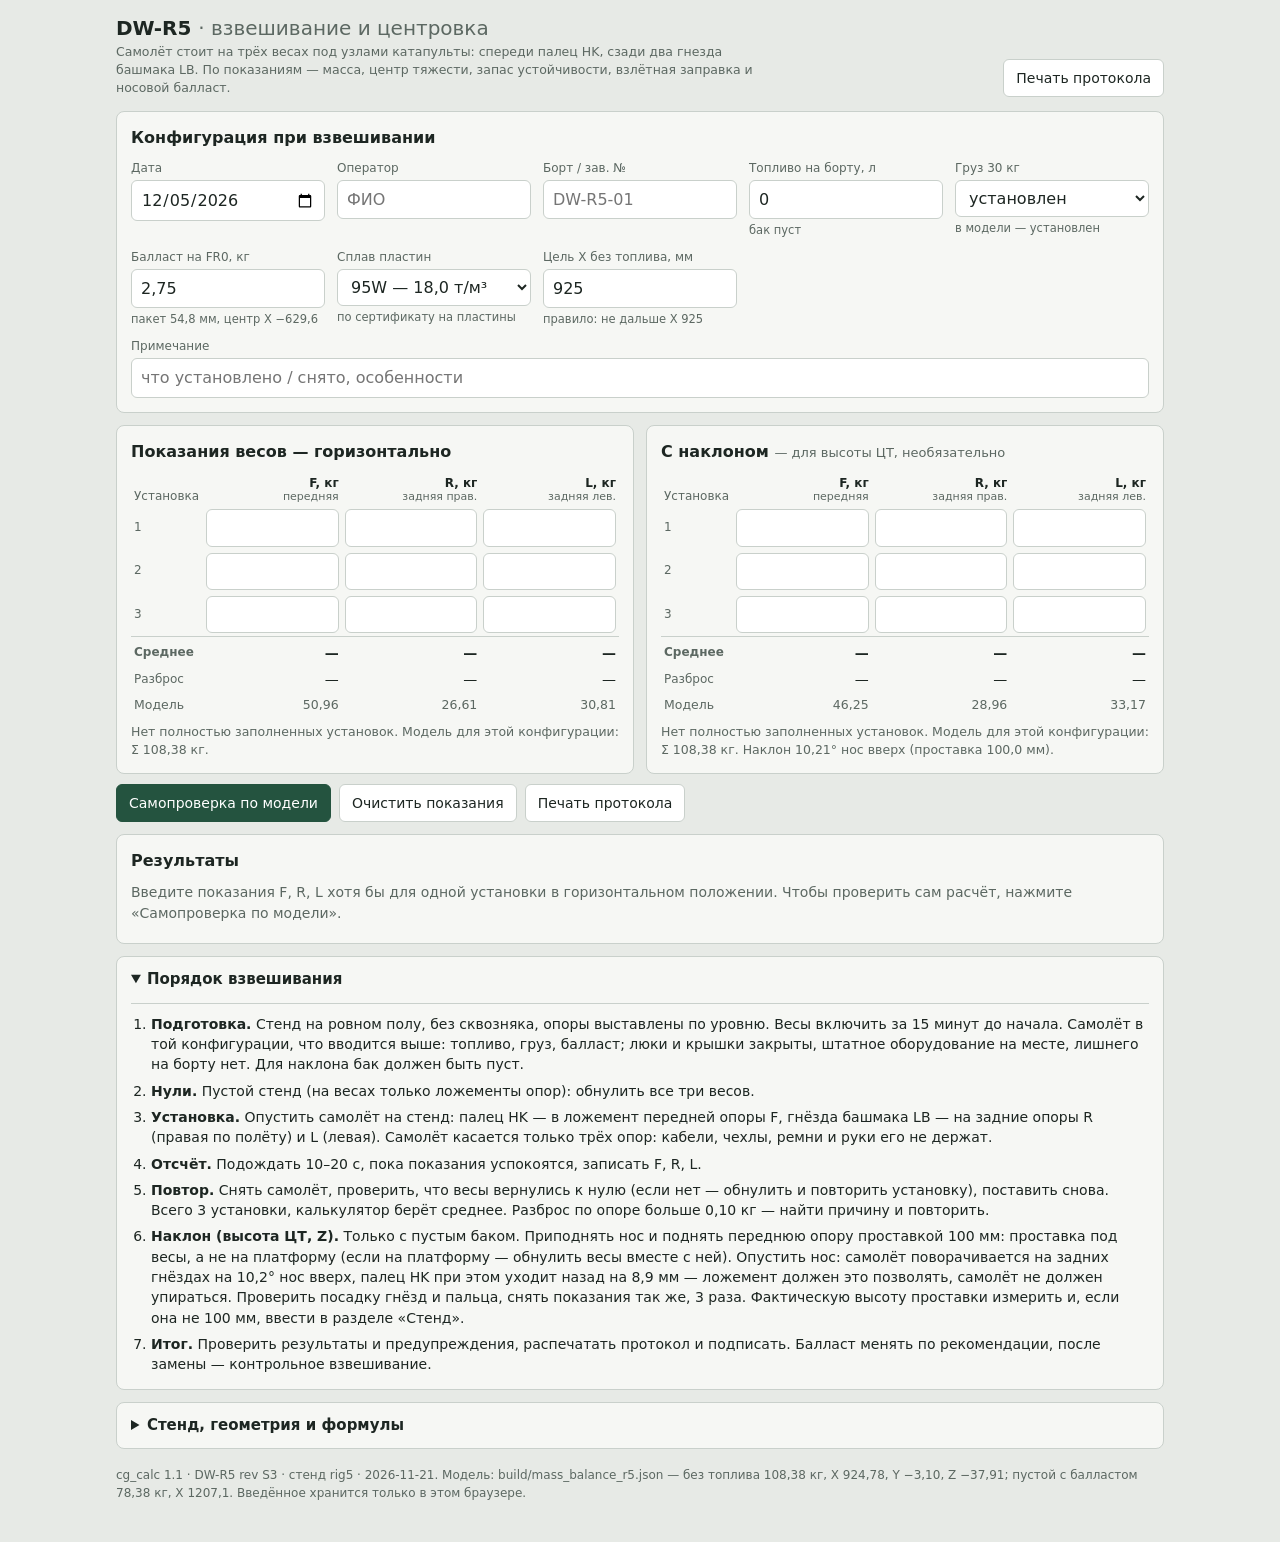
<file: cg_calc.html>
<!doctype html>
<html lang="ru">
<head>
<meta charset="utf-8">
<meta name="viewport" content="width=device-width, initial-scale=1, viewport-fit=cover">
<meta name="color-scheme" content="light dark">
<title>DW-R5 · Взвешивание и центровка</title>
<style>
:root{
  --bg:#e7eae6;--surface:#f6f7f4;--card:#ffffff;--ink:#1d2622;--muted:#5c6862;--line:#c9d0cb;--soft:#eef1ec;
  --accent:#24533f;--accent-ink:#ffffff;--hi:#c4562a;--input:#ffffff;--focus:#2f7a58;
  --ok:#1f6b43;--ok-bg:#dcefe3;--warn:#7d5200;--warn-bg:#fbefd2;--bad:#a5261b;--bad-bg:#f8dcd8;--na:#5c6862;--na-bg:#e4e8e3;
}
@media (prefers-color-scheme: dark){
  :root{
    --bg:#121815;--surface:#19201c;--card:#1f2823;--ink:#e2e8e4;--muted:#9daba3;--line:#36433b;--soft:#26302a;
    --accent:#5fae86;--accent-ink:#0d1410;--hi:#e3895f;--input:#151b18;--focus:#7cc7a0;
    --ok:#8adbab;--ok-bg:#1c3a29;--warn:#f2c46b;--warn-bg:#3b3119;--bad:#f39a90;--bad-bg:#46221e;--na:#9daba3;--na-bg:#2a332e;
  }
}
*{box-sizing:border-box}
html{-webkit-text-size-adjust:100%}
body{margin:0;background:var(--bg);color:var(--ink);font:14px/1.45 system-ui,-apple-system,"Segoe UI",Roboto,sans-serif}
.wrap{max-width:1080px;margin:0 auto;padding:16px 16px 40px}
header.top{display:flex;flex-wrap:wrap;align-items:flex-end;justify-content:space-between;gap:8px 16px;margin-bottom:14px}
h1{font-size:20px;margin:0;line-height:1.2}h1 span{color:var(--muted);font-weight:500}
.sub{margin:3px 0 0;color:var(--muted);font-size:12.5px;max-width:640px}
.card{background:var(--surface);border:1px solid var(--line);border-radius:8px;padding:14px;margin-bottom:12px;min-width:0}
.card>h2{font-size:16px;margin:0 0 10px}
h3{font-size:11.5px;text-transform:uppercase;letter-spacing:.06em;color:var(--muted);margin:16px 0 6px;font-weight:600}
.muted{color:var(--muted)}.small{font-size:12.5px}
p{margin:6px 0}
a{color:var(--accent)}
.grid2{display:grid;grid-template-columns:1fr;gap:12px}
@media (min-width:900px){.grid2{grid-template-columns:1fr 1fr}.grid2>.card{margin-bottom:0}.grid2{margin-bottom:12px}}
.fields{display:grid;grid-template-columns:repeat(auto-fill,minmax(165px,1fr));gap:10px 12px}
.fields label{display:flex;flex-direction:column;gap:3px;font-size:12px;color:var(--muted);min-width:0}
.fields .wide{grid-column:1/-1}
.fields .hint{font-size:11.5px;color:var(--muted);min-height:1.2em}
input,select{font:inherit;font-size:16px;color:var(--ink);background:var(--input);border:1px solid var(--line);border-radius:6px;padding:7px 9px;width:100%;min-width:0}
input:focus,select:focus{outline:2px solid var(--focus);outline-offset:-1px;border-color:var(--focus)}
input[aria-invalid="true"]{border-color:var(--bad);background:var(--bad-bg)}
button{font:inherit;border:1px solid var(--line);background:var(--card);color:var(--ink);border-radius:6px;padding:8px 12px;cursor:pointer}
button:hover{border-color:var(--accent)}
button.primary{background:var(--accent);color:var(--accent-ink);border-color:var(--accent)}
.actions{display:flex;flex-wrap:wrap;gap:8px;margin-top:12px}
table{border-collapse:collapse}
.rd{width:100%;table-layout:fixed}
.rd th,.rd td{padding:3px 3px;text-align:right;font-variant-numeric:tabular-nums}
.rd th{font-size:12px;font-weight:600;vertical-align:bottom;line-height:1.2}
.rd th small{display:block;font-weight:400;color:var(--muted);font-size:11px}
.rd th:first-child,.rd td:first-child{width:72px;text-align:left;color:var(--muted);font-size:12px;font-weight:400}
.rd input{text-align:right;padding:6px 7px}
.rd tr.sumrow td{border-top:1px solid var(--line);padding-top:6px}
.rd tr.avg td{font-weight:600}
.rd tr.model td{color:var(--muted);font-size:12.5px}
.rd td.hot{color:var(--bad);font-weight:600}
.att-note{font-size:12.5px;color:var(--muted);margin-top:6px}
.att-note b{color:var(--ink);font-weight:600}
.banner{border-radius:8px;padding:10px 12px;margin:0 0 12px;border:1px solid transparent}
.banner.ok{background:var(--ok-bg);color:var(--ok);border-color:color-mix(in srgb,var(--ok) 30%,transparent)}
.banner.warn{background:var(--warn-bg);color:var(--warn)}
.banner.bad{background:var(--bad-bg);color:var(--bad)}
.banner b{font-weight:700}
.banner .bd{color:var(--ink);font-size:12.5px;margin-top:4px}
.tiles{display:grid;grid-template-columns:repeat(auto-fill,minmax(150px,1fr));gap:8px}
.tile{background:var(--card);border:1px solid var(--line);border-left:4px solid var(--na);border-radius:6px;padding:8px 10px;min-width:0}
.tile.ok{border-left-color:var(--ok)}.tile.warn{border-left-color:var(--warn)}.tile.bad{border-left-color:var(--bad)}
.tile .k{font-size:11px;text-transform:uppercase;letter-spacing:.05em;color:var(--muted)}
.tile .v{font-size:22px;font-weight:650;font-variant-numeric:tabular-nums;line-height:1.25;white-space:nowrap}
.tile .v small{font-size:13px;font-weight:500;color:var(--muted)}
.tile .s{font-size:12px;color:var(--muted)}
.tblwrap{overflow-x:auto;-webkit-overflow-scrolling:touch}
.tbl{width:100%;min-width:300px;background:var(--card);border:1px solid var(--line);border-radius:6px}
.tbl th,.tbl td{padding:5px 8px;border-bottom:1px solid var(--soft);text-align:right;font-variant-numeric:tabular-nums;white-space:nowrap}
.tbl th{font-size:12px;font-weight:600;background:var(--soft);vertical-align:bottom;white-space:normal}
.tbl th:first-child,.tbl td:first-child{text-align:left;white-space:normal;color:var(--muted);font-weight:400}
.tbl tr:last-child td{border-bottom:0}
.tbl td.ok{color:var(--ok);font-weight:600}.tbl td.warn{color:var(--warn);font-weight:600}.tbl td.bad{color:var(--bad);font-weight:700}
.pill{display:inline-block;font-size:11px;font-weight:700;letter-spacing:.03em;text-transform:uppercase;border-radius:10px;padding:1px 8px;white-space:nowrap;vertical-align:1px}
.pill.ok{background:var(--ok-bg);color:var(--ok)}.pill.warn{background:var(--warn-bg);color:var(--warn)}.pill.bad{background:var(--bad-bg);color:var(--bad)}.pill.na,.pill.info{background:var(--na-bg);color:var(--na)}
.checks{list-style:none;margin:0;padding:0;display:grid;gap:6px}
.checks li{background:var(--card);border:1px solid var(--line);border-radius:6px;padding:7px 10px;display:grid;grid-template-columns:auto 1fr;gap:2px 10px;align-items:baseline}
.checks li .t{font-weight:600}
.checks li .d{grid-column:2;color:var(--muted);font-size:12.5px}
.bal-main{background:var(--card);border:1px solid var(--line);border-radius:6px;padding:10px 12px}
.bal-main .big{font-size:16px;font-weight:650}
details{background:var(--surface);border:1px solid var(--line);border-radius:8px;padding:0 14px;margin-bottom:12px}
details>summary{cursor:pointer;font-weight:650;font-size:15px;padding:12px 0;list-style-position:inside}
details[open]>summary{border-bottom:1px solid var(--line);margin-bottom:10px}
details>div{padding-bottom:14px}
ol.proc{margin:0;padding-left:20px;display:grid;gap:6px}
.formula{font-family:ui-monospace,SFMono-Regular,Menlo,Consolas,monospace;font-size:12.5px;background:var(--card);border:1px solid var(--line);border-radius:6px;padding:8px 10px;overflow-x:auto;white-space:pre}
footer{color:var(--muted);font-size:12px;margin-top:18px}
#record{display:none}
[hidden]{display:none!important}
@media (max-width:520px){
  .wrap{padding:12px 12px 32px}
  .fields{grid-template-columns:1fr 1fr;gap:10px}
  .card{padding:12px}
  .rd th:first-child,.rd td:first-child{width:58px}
  .tile .v{font-size:20px}
  .tiles{grid-template-columns:1fr 1fr}
}
/* ------------------------------------------------------------------ print: only the weighing record */
@page{size:A4;margin:12mm}
@media print{
  :root{--ink:#000;--muted:#444;--line:#999;--soft:#ddd;--card:#fff;--surface:#fff;--bg:#fff;--ok:#000;--warn:#000;--bad:#000;--na:#000;--ok-bg:#fff;--warn-bg:#fff;--bad-bg:#fff;--na-bg:#fff}
  body{background:#fff;color:#000;font-size:10pt}
  .screen{display:none!important}
  #record{display:block!important}
  #record h1{font-size:15pt;margin:0 0 2pt}
  #record h4{font-size:10.5pt;margin:9pt 0 3pt;text-transform:uppercase;letter-spacing:.04em}
  #record table{width:100%;border-collapse:collapse;margin:0 0 3pt;page-break-inside:avoid}
  #record th,#record td{border:0.5pt solid #777;padding:2pt 4pt;text-align:right;font-variant-numeric:tabular-nums;font-size:9.5pt}
  #record th{background:#eee;font-weight:600}
  #record th:first-child,#record td:first-child{text-align:left}
  #record .kv td{text-align:left}
  #record .kv td:first-child{width:34%;color:#333}
  #record ul{margin:2pt 0;padding-left:14pt}
  #record li{margin:1pt 0}
  #record .sign{display:flex;gap:24pt;margin-top:18pt}
  #record .sign div{flex:1;border-top:0.5pt solid #000;padding-top:2pt;font-size:9pt}
  #record .foot{margin-top:10pt;font-size:8.5pt;color:#444}
  #record .two{display:flex;gap:10pt}#record .two>div{flex:1}
}
</style>
</head>
<body>
<noscript><p style="padding:16px">Для расчёта нужен JavaScript.</p></noscript>
<div class="wrap screen">
  <header class="top">
    <div>
      <h1>DW-R5 <span>· взвешивание и центровка</span></h1>
      <p class="sub">Самолёт стоит на трёх весах под узлами катапульты: спереди палец HK, сзади два гнезда башмака LB. По показаниям — масса, центр тяжести, запас устойчивости, взлётная заправка и носовой балласт.</p>
    </div>
    <div class="actions" style="margin:0">
      <button id="btn-print" type="button">Печать протокола</button>
    </div>
  </header>

  <section class="card" aria-labelledby="h-cfg">
    <h2 id="h-cfg">Конфигурация при взвешивании</h2>
    <div class="fields">
      <label>Дата<input id="f-date" type="date"></label>
      <label>Оператор<input id="f-operator" type="text" autocomplete="name" placeholder="ФИО"></label>
      <label>Борт / зав. №<input id="f-tail" type="text" placeholder="DW-R5-01"></label>
      <label>Топливо на борту, л<input id="f-fuel" type="text" inputmode="decimal" value="0"><span class="hint" id="h-fuel"></span></label>
      <label>Груз 30 кг<select id="f-payload"><option value="yes">установлен</option><option value="no">не установлен</option></select><span class="hint">в модели — установлен</span></label>
      <label>Балласт на FR0, кг<input id="f-ballast" type="text" inputmode="decimal" value="2,75"><span class="hint" id="h-ballast"></span></label>
      <label>Сплав пластин<select id="f-alloy">
        <option value="90W">90W — 17,0 т/м³</option>
        <option value="95W" selected>95W — 18,0 т/м³</option>
        <option value="97W">97W — 18,5 т/м³</option>
        <option value="W">W (чистый) — 19,25 т/м³</option>
      </select><span class="hint">по сертификату на пластины</span></label>
      <label>Цель X без топлива, мм<input id="f-target" type="text" inputmode="decimal" value="925"><span class="hint">правило: не дальше X 925</span></label>
      <label class="wide">Примечание<input id="f-note" type="text" placeholder="что установлено / снято, особенности"></label>
    </div>
  </section>

  <div class="grid2">
    <section class="card" aria-labelledby="h-lv">
      <h2 id="h-lv">Показания весов — горизонтально</h2>
      <table class="rd" id="t-lv"></table>
      <div class="att-note" id="n-lv"></div>
    </section>
    <section class="card" aria-labelledby="h-tl">
      <h2 id="h-tl">С наклоном <span class="muted" style="font-weight:400;font-size:13px">— для высоты ЦТ, необязательно</span></h2>
      <table class="rd" id="t-tl"></table>
      <div class="att-note" id="n-tl"></div>
    </section>
  </div>
  <div class="actions" style="margin:-2px 0 12px">
    <button id="btn-selftest" class="primary" type="button">Самопроверка по модели</button>
    <button id="btn-clear" type="button">Очистить показания</button>
    <button id="btn-print2" type="button">Печать протокола</button>
  </div>

  <section class="card" aria-labelledby="h-res" aria-live="polite">
    <h2 id="h-res">Результаты</h2>
    <div id="selftest" class="banner ok" hidden></div>
    <p id="res-empty" class="muted">Введите показания F, R, L хотя бы для одной установки в горизонтальном положении. Чтобы проверить сам расчёт, нажмите «Самопроверка по модели».</p>
    <div id="res-body" hidden>
      <div id="verdict" class="banner"></div>
      <div class="tiles" id="tiles"></div>
      <h3>Состояния</h3>
      <div class="tblwrap"><table class="tbl" id="t-states"></table></div>
      <h3>Проверки</h3>
      <ul class="checks" id="checks"></ul>
      <h3>Сравнение с моделью</h3>
      <div class="tblwrap"><table class="tbl" id="t-model"></table></div>
      <p class="small muted" id="model-note"></p>
      <h3>Носовой балласт</h3>
      <div id="ballast"></div>
    </div>
    <div id="notes-wrap" hidden>
      <h3>Предупреждения</h3>
      <ul class="checks" id="notes"></ul>
    </div>
  </section>

  <details open>
    <summary>Порядок взвешивания</summary>
    <div>
      <ol class="proc">
        <li><b>Подготовка.</b> Стенд на ровном полу, без сквозняка, опоры выставлены по уровню. Весы включить за 15 минут до начала. Самолёт в той конфигурации, что вводится выше: топливо, груз, балласт; люки и крышки закрыты, штатное оборудование на месте, лишнего на борту нет. Для наклона бак должен быть пуст.</li>
        <li><b>Нули.</b> Пустой стенд (на весах только ложементы опор): обнулить все три весов.</li>
        <li><b>Установка.</b> Опустить самолёт на стенд: палец HK — в ложемент передней опоры F, гнёзда башмака LB — на задние опоры R (правая по полёту) и L (левая). Самолёт касается только трёх опор: кабели, чехлы, ремни и руки его не держат.</li>
        <li><b>Отсчёт.</b> Подождать 10–20 с, пока показания успокоятся, записать F, R, L.</li>
        <li><b>Повтор.</b> Снять самолёт, проверить, что весы вернулись к нулю (если нет — обнулить и повторить установку), поставить снова. Всего 3 установки, калькулятор берёт среднее. Разброс по опоре больше 0,10 кг — найти причину и повторить.</li>
        <li><b>Наклон (высота ЦТ, Z).</b> Только с пустым баком. Приподнять нос и поднять переднюю опору проставкой <span id="p-spacer">100</span> мм: проставка под весы, а не на платформу (если на платформу — обнулить весы вместе с ней). Опустить нос: самолёт поворачивается на задних гнёздах на <span id="p-angle">10,2</span>° нос вверх, палец HK при этом уходит назад на <span id="p-travel">8,4</span> мм — ложемент должен это позволять, самолёт не должен упираться. Проверить посадку гнёзд и пальца, снять показания так же, 3 раза. Фактическую высоту проставки измерить и, если она не <span id="p-spacer2">100</span> мм, ввести в разделе «Стенд».</li>
        <li><b>Итог.</b> Проверить результаты и предупреждения, распечатать протокол и подписать. Балласт менять по рекомендации, после замены — контрольное взвешивание.</li>
      </ol>
    </div>
  </details>

  <details id="rig-box">
    <summary>Стенд, геометрия и формулы</summary>
    <div>
      <p id="rig-src" class="small"></p>
      <div class="tblwrap"><table class="tbl" id="t-rig"></table></div>
      <div class="fields" style="margin-top:12px">
        <label>Проставка для наклона, мм<input id="g-spacer" type="text" inputmode="decimal" placeholder="100"><span class="hint">пусто — по стенду</span></label>
        <label>Тангаж при горизонтальном взвешивании, °<input id="g-pitch0" type="text" placeholder="0"><span class="hint">0, если стенд выставлен по уровню; нос вверх +</span></label>
        <label>Тангаж при наклоне по инклинометру, °<input id="g-tilt" type="text" placeholder="по геометрии"><span class="hint">пусто — угол считается по проставке</span></label>
      </div>
      <p id="rig-angle" class="small" style="margin-top:10px"></p>
      <p id="rig-sens" class="small muted"></p>
      <h3>Как считается</h3>
      <div class="formula">W = F + R + L
X = (F·x_F + R·x_R + L·x_L) / W              горизонтально: x_F = 626, x_R = x_L = 1190
Y = (F·y_F + R·y_R + L·y_L) / W = 80·(R − L) / W
наклон на θ (нос вверх): u_i = x_i·cos θ + z_i·sin θ
U = Σ F_i·u_i / W = X·cos θ + Z·sin θ   →   Z = (U − X·cos θ) / sin θ
передняя реакция проходит через ось пальца HK (Z −174), задние — через центры шаровых опор в гнёздах LB
балласт: пакет от X −657 назад, высота h = m / (ρ·0,00279 м²), центр X −657 + h/2</div>
      <p class="small muted">Исходные данные (модель, таблица топлива, опоры, допуски) — в одном блоке в начале скрипта этой страницы: «ИСХОДНЫЕ ДАННЫЕ». Если рядом со страницей лежит <code>rig_r5.json</code> (его выпускает конструктор стенда), точки опор и проставка берутся из него.</p>
    </div>
  </details>

  <footer id="foot"></footer>
</div>

<div id="record" aria-hidden="true"></div>

<script>
'use strict';
/* ========================================================================================
   ИСХОДНЫЕ ДАННЫЕ — править здесь.
   Координаты, мм, оси самолёта: X назад от вершины крыла, Y вправо (по полёту), Z вверх.
   ======================================================================================== */
/*CFG-BEGIN*/
const CFG = {
  version: 'cg_calc 1.1 · DW-R5 rev S3 · стенд rig5 · 2026-11-21',
  rig: {
    // Передняя опора F: низ пальца HK Ø10 (ось пальца Z −174). Опора касается пальца снизу, реакция проходит через ось.
    F: {x: 626, y: 0, z: -179, pinR: 5},
    // Задние опоры: центры шаровых опор SR10 в конических гнёздах башмака LB (Ø22 в устье → Ø16 на глубине 10 мм);
    // по rig_r5.json (cad/rig5.py): сфера садится на конус по окружности Ø19,16 на Z −170,9, центр сферы — Z −173,78.
    R: {x: 1190, y: 80, z: -173.78},
    L: {x: 1190, y: -80, z: -173.78},
    spacer: 100,            // проставка под передней опорой для наклона, мм
    file: 'rig_r5.json'     // точные значения от конструктора стенда (необязательный файл рядом со страницей)
  },
  // Модель: build/mass_balance_r5.json. Без топлива = с грузом 30 кг и носовым балластом 2,75 кг (чистый W, 19,25 т/м³).
  model: {
    zf:  {m: 108.3841, x: 924.7775, y: -3.1016, z: -37.9137},
    oew: {m: 78.3841, x: 1207.1382, y: -4.2887, z: -40.8897},
    to:  {m: 140.0, L: 42.724, x: 920.0896, y: -2.4021, z: -41.5836},
    ballast: {m: 2.75, alloy: 'W'}
  },
  payload: {m: 30, x: 187.0, y: 0, z: -30.1},                          // PL_BLOCK
  ballast: {x0: -657, area: 0.00279, y: 0, z: -18.3, studs: 56, studsS4: 75},
  // пластины Ø70 с окном Ø32 и пазом 10 мм (нетто 0,00279 м²) на двух шпильках M6 от задней грани FR0 (X −657) назад;
  // шпильки сейчас берут пакет 56 мм, rev S4 предлагает 75 мм
  alloys: {'90W': 17.0, '95W': 18.0, '97W': 18.5, 'W': 19.25},          // т/м³
  fuel: {
    rho: 0.74, tank: 56, cap: 52,                                       // кг/л; объём бака, л; предел заправки, л
    // центр топлива в горизонте по точной геометрии мягкого бака: [л, X, Y, Z]
    table: [[2, 897.8, 0, -166.0], [5, 918.3, 0, -151.2], [10, 917.5, 0, -134.7], [15, 911.7, 0, -121.2],
            [20, 908.8, 0, -108.6], [25, 907.0, 0, -96.4], [30, 905.9, 0, -84.4], [35, 905.0, 0, -72.5],
            [40, 904.3, 0, -60.6], [42.7, 904.0, 0, -54.2], [45, 903.6, 0, -48.8], [50, 901.2, 0, -36.9],
            [52, 899.9, 0, -32.0]]
  },
  mtow: 140,
  lim: {
    xMin: 840, xMax: 940, xDesign: 890,     // допуск ЦТ по X, расчётная центровка
    np: 1014, mac: 1485.3, xLe: 675,        // фокус, САХ, начало САХ
    smMin: 5,                               // запас статической устойчивости не меньше, % САХ
    zAbs: 50,                               // |Z| от плоскости крыла (Z 0) не больше, мм
    yOk: 5, yMax: 15,                       // |Y|: до 5 мм — норма, до 15 — проверить (критерий мастерской)
    target: 925                             // правило балласта: ЦТ без топлива не дальше X 925
  },
  tol: {spread: 0.10, sum: 0.10, y: 1.0, angle: 0.3}   // кг, кг, мм, градусы
};
/*CFG-END*/

/* ---------------------------------------------------------------- расчёт (чистые функции, без DOM) */
/*CORE-BEGIN*/
const CORE = (function () {
  const D = Math.PI / 180;
  // точки на линиях действия вертикальных реакций (оси самолёта): F — ось пальца, R/L — центры шаров
  function lines(rig) {
    return {F: {x: rig.F.x, y: rig.F.y, z: rig.F.z + (rig.F.pinR || 0)},
            R: {x: rig.R.x, y: rig.R.y, z: rig.R.z}, L: {x: rig.L.x, y: rig.L.y, z: rig.L.z}};
  }
  const u = (p, t) => p.x * Math.cos(t) + p.z * Math.sin(t);       // горизонтальная проекция точки при тангаже t
  const pivot = P => ({x: (P.R.x + P.L.x) / 2, z: (P.R.z + P.L.z) / 2});
  // тангаж после подъёма передней опоры на h (мм) из положения t0: поворот вокруг задних опор
  function tiltAngle(rig, t0, h) {
    const P = lines(rig), c = pivot(P), dx = P.F.x - c.x, dz = P.F.z - c.z;
    const r = Math.hypot(dx, dz), b = Math.atan2(dz, -dx), s = Math.sin(b + t0) + h / r;
    return Math.abs(s) < 1 ? Math.asin(s) - b : NaN;
  }
  // на сколько палец уходит назад относительно задних опор при наклоне, мм
  function pinTravel(rig, t0, t1) {
    const P = lines(rig), c = pivot(P), dx = P.F.x - c.x, dz = P.F.z - c.z;
    const xw = t => dx * Math.cos(t) + dz * Math.sin(t);
    return xw(t1) - xw(t0);
  }
  function det3(m) {
    return m[0][0] * (m[1][1] * m[2][2] - m[1][2] * m[2][1]) - m[0][1] * (m[1][0] * m[2][2] - m[1][2] * m[2][0])
         + m[0][2] * (m[1][0] * m[2][1] - m[1][1] * m[2][0]);
  }
  // ожидаемые показания [F, R, L] для твёрдого тела s = {m, x, y, z} при тангаже t
  function expected(rig, s, t) {
    const P = lines(rig), A = [[1, 1, 1], [u(P.F, t), u(P.R, t), u(P.L, t)], [P.F.y, P.R.y, P.L.y]];
    const b = [s.m, s.m * u(s, t), s.m * s.y], d = det3(A);
    return [0, 1, 2].map(k => det3(A.map((row, i) => row.map((v, j) => (j === k ? b[i] : v)))) / d);
  }
  // строки [[F, R, L] | пусто] → среднее по полностью заполненным установкам
  function average(rows) {
    const ok = [], partial = [];
    (rows || []).forEach((r, i) => {
      const n = r ? r.filter(v => v != null && isFinite(v)).length : 0;
      if (n === 3) ok.push(r); else if (n > 0) partial.push(i);
    });
    if (!ok.length) return {n: 0, partial};
    const avg = [0, 1, 2].map(k => ok.reduce((a, r) => a + r[k], 0) / ok.length);
    const spread = [0, 1, 2].map(k => Math.max.apply(null, ok.map(r => r[k])) - Math.min.apply(null, ok.map(r => r[k])));
    return {n: ok.length, avg, spread, sum: avg[0] + avg[1] + avg[2], partial};
  }
  function fuelAt(fuel, L) {                                     // центр топлива в горизонте, линейно по таблице
    const t = fuel.table, q = Math.min(Math.max(L, t[0][0]), t[t.length - 1][0]);
    let i = 0;
    while (i < t.length - 2 && q > t[i + 1][0]) i++;
    const f = (q - t[i][0]) / (t[i + 1][0] - t[i][0]), g = k => t[i][k] + f * (t[i + 1][k] - t[i][k]);
    return {x: g(1), y: g(2), z: g(3)};
  }
  function fuelState(cfg, L) {
    if (!(L > 0)) return null;
    const c = fuelAt(cfg.fuel, L);
    return {m: L * cfg.fuel.rho, x: c.x, y: c.y, z: c.z};
  }
  function comb(a, b, sign) {                                    // сложить (sign = 1) или вычесть (−1) массу
    if (!b) return {m: a.m, x: a.x, y: a.y, z: a.z};
    const sg = sign === undefined ? 1 : sign, m = a.m + sg * b.m;
    const k = c => (a[c] == null || b[c] == null ? null : (a.m * a[c] + sg * b.m * b[c]) / m);
    return {m, x: k('x'), y: k('y'), z: k('z')};
  }
  function stack(cfg, m, alloy) {                                // пакет балласта: h, мм = кг / (т/м³ · м²)
    const h = m / (cfg.alloys[alloy] * cfg.ballast.area);
    return {m, x: cfg.ballast.x0 + h / 2, y: cfg.ballast.y, z: cfg.ballast.z, h};
  }
  // наименьшая масса пакета, при которой база + пакет стоит на X = target (центр пакета уходит назад с ростом пакета):
  // k·m² + (x0 − T)·m + M·(Xb − T) = 0, k = 1 / (2ρA)
  function ballastFor(cfg, base, alloy, target) {
    if (base.x <= target) return 0;
    const k = 1 / (2 * cfg.alloys[alloy] * cfg.ballast.area), B = cfg.ballast.x0 - target, C = base.m * (base.x - target);
    const disc = B * B - 4 * k * C;
    return disc < 0 || B >= 0 ? NaN : 2 * C / (-B + Math.sqrt(disc));
  }
  const mac = (cfg, x) => (x - cfg.lim.xLe) / cfg.lim.mac * 100;
  const sm = (cfg, x) => (cfg.lim.np - x) / cfg.lim.mac * 100;
  function takeoff(cfg, zf) {                                    // заправка до MTOW (не больше cap) по таблице
    const L = Math.min(Math.max((cfg.mtow - zf.m) / cfg.fuel.rho, 0), cfg.fuel.cap);
    return {L, s: comb(zf, fuelState(cfg, L))};
  }
  function burn(cfg, zf, Lmax) {                                 // X при выработке от Lmax до 0 (горизонт)
    const pts = [0, Lmax].concat(cfg.fuel.table.map(r => r[0]).filter(L => L < Lmax));
    for (let i = 1; i < 400; i++) pts.push(Lmax * i / 400);
    let lo = Infinity, hi = -Infinity;
    pts.forEach(L => { const x = comb(zf, fuelState(cfg, L)).x; if (x < lo) lo = x; if (x > hi) hi = x; });
    return {lo, hi};
  }
  function judge(cfg, s) {
    const L = cfg.lim, ay = Math.abs(s.y);
    return {
      x: s.x >= L.xMin && s.x <= L.xMax ? 'ok' : 'bad',
      sm: sm(cfg, s.x) >= L.smMin ? 'ok' : 'bad',
      z: s.z == null ? 'na' : Math.abs(s.z) <= L.zAbs ? 'ok' : 'bad',
      y: ay <= L.yOk ? 'ok' : ay <= L.yMax ? 'warn' : 'bad'
    };
  }
  // inp: {level, tilt: [[F,R,L]×3], fuel, payload, ballast, alloy, target, pitch0 (°), spacer (мм), tiltDeg (° | null)}
  function compute(cfg, rig, inp) {
    const r = {};
    const t0 = (inp.pitch0 || 0) * D, tGeo = tiltAngle(rig, t0, inp.spacer);
    const t1 = inp.tiltDeg != null && isFinite(inp.tiltDeg) ? inp.tiltDeg * D : tGeo;
    r.t0 = t0; r.t1 = t1; r.tGeo = tGeo; r.travel = pinTravel(rig, t0, t1);
    const P = lines(rig), M = cfg.model;
    const fuelS = fuelState(cfg, inp.fuel);
    // модель в конфигурации взвешивания (для ожидаемых показаний)
    let mc = comb(comb(M.zf, stack(cfg, M.ballast.m, M.ballast.alloy), -1), stack(cfg, inp.ballast, inp.alloy));
    if (!inp.payload) mc = comb(mc, cfg.payload, -1);
    mc = comb(mc, fuelS);
    r.model = mc; r.expLevel = expected(rig, mc, t0); r.expTilt = isFinite(t1) ? expected(rig, mc, t1) : null;
    const lv = average(inp.level), tl = average(inp.tilt);
    r.lv = lv; r.tl = tl; r.ok = lv.n > 0 && lv.sum > 0;
    if (!r.ok) return r;
    const U = (a, t) => (a.avg[0] * u(P.F, t) + a.avg[1] * u(P.R, t) + a.avg[2] * u(P.L, t)) / a.sum;
    const Yof = a => (a.avg[0] * P.F.y + a.avg[1] * P.R.y + a.avg[2] * P.L.y) / a.sum;
    const U0 = U(lv, t0);
    let X, Z = null;
    r.zMeasured = tl.n > 0 && tl.sum > 0 && isFinite(t1) && Math.abs(t1 - t0) > 0.5 * D;
    if (r.zMeasured) {
      const U1 = U(tl, t1), det = Math.sin(t1 - t0);
      X = (U0 * Math.sin(t1) - U1 * Math.sin(t0)) / det;
      Z = (U1 * Math.cos(t0) - U0 * Math.cos(t1)) / det;
      r.Y1 = Yof(tl); r.W1 = tl.sum;
    } else {
      X = (U0 - mc.z * Math.sin(t0)) / Math.cos(t0);            // Z не измерен: при t0 ≠ 0 берётся Z модели
    }
    r.w = {m: lv.sum, x: X, y: Yof(lv), z: Z};
    let zf = comb(r.w, fuelS, -1);
    if (!inp.payload) zf = comb(zf, cfg.payload);
    r.zf = zf; r.to = takeoff(cfg, zf); r.burn = burn(cfg, zf, r.to.L);
    // балласт: снять нынешний пакет, найти пакет для цели
    const b0 = stack(cfg, inp.ballast, inp.alloy), base = comb(zf, b0, -1);
    const m1 = ballastFor(cfg, base, inp.alloy, inp.target);
    const bal = {base, m0: inp.ballast, h0: b0.h, m1, dm: m1 - inp.ballast, target: inp.target};
    if (isFinite(m1)) {
      const b1 = stack(cfg, m1, inp.alloy);
      bal.h1 = b1.h; bal.zf = comb(base, b1); bal.to = takeoff(cfg, bal.zf);
    }
    bal.alloys = Object.keys(cfg.alloys).map(a => {
      const m = ballastFor(cfg, base, a, inp.target);
      return {alloy: a, rho: cfg.alloys[a], m, h: m / (cfg.alloys[a] * cfg.ballast.area)};
    });
    bal.full = [cfg.ballast.studs, cfg.ballast.studsS4].map(h => {
      const m = h * cfg.alloys[inp.alloy] * cfg.ballast.area, s = comb(base, stack(cfg, m, inp.alloy));
      return {h, m, x: s.x};
    });
    r.bal = bal;
    r.j = {w: judge(cfg, r.w), zf: judge(cfg, zf), to: judge(cfg, r.to.s)};
    return r;
  }
  return {D, lines, tiltAngle, pinTravel, expected, average, fuelAt, fuelState, comb, stack, ballastFor, mac, sm,
          takeoff, burn, judge, compute};
})();
/*CORE-END*/

/* ---------------------------------------------------------------- rig_r5.json: берём то, что узнаём, и только если оно на узлах самолёта */
function parseRig(j, def) {
  const set = {}, used = [], notes = [];
  const nk = k => String(k).toLowerCase().replace(/[^a-z0-9а-яё]/g, '');
  const isNum = v => typeof v === 'number' && isFinite(v);
  const toPt = v => {
    if (Array.isArray(v) && v.length >= 3 && isNum(v[0]) && isNum(v[1]) && isNum(v[2])) return {x: v[0], y: v[1], z: v[2]};
    if (v && typeof v === 'object' && !Array.isArray(v)) {
      const o = {};
      Object.keys(v).forEach(k => { o[nk(k)] = v[k]; });
      if (isNum(o.x) && isNum(o.y) && isNum(o.z)) return {x: o.x, y: o.y, z: o.z};
    }
    return null;
  };
  const pts = [], nums = [];
  (function walk(v, path) {
    if (path.length) { const p = toPt(v); if (p) pts.push({path: path.join('.'), p}); }
    if (v && typeof v === 'object') Object.keys(v).forEach(k => {
      const c = v[k], q = path.concat(String(k));
      if (isNum(c)) nums.push({path: q.join('.'), key: nk(k), v: c}); else walk(c, q);
    });
  })(j, []);
  const good = /axis|ось|centre|center|ball|шар|pivot|центр|reaction|реакц|line/i;
  const poor = /mouth|устье|cone|конус|apex|floor|пол|base|основ|cell|датчик|scale|весы|top|верх|plate|плит/i;
  const score = s => (good.test(s) ? 2 : 0) - (poor.test(s) ? 2 : 0);
  // передняя: палец HK — по оси или по низу (касанию)
  const zc = def.F.z, za = def.F.z + def.F.pinR;
  let fb = null;
  pts.filter(o => o.p.x > 560 && o.p.x < 700 && Math.abs(o.p.y) < 30 && o.p.z > -200 && o.p.z < -150).forEach(o => {
    const kind = /axis|ось/i.test(o.path) ? 'axis' : Math.abs(o.p.z - zc) <= 2 ? 'contact' : Math.abs(o.p.z - za) <= 2 ? 'axis' : null;
    if (!kind) return;
    const s = (kind === 'axis' ? 3 : 1) + score(o.path);
    if (!fb || s > fb.s) fb = {o, kind, s};
  });
  if (fb) {
    const p = fb.o.p;
    if (Math.abs(p.x - def.F.x) <= 3 && Math.abs(p.y - def.F.y) <= 3) {
      set.F = {x: p.x, y: p.y, z: fb.kind === 'axis' ? p.z - def.F.pinR : p.z, pinR: def.F.pinR};
      used.push('F: ' + fb.o.path + (fb.kind === 'axis' ? ' (ось пальца)' : ' (низ пальца)'));
    } else notes.push(fb.o.path + ': точка не на пальце HK — не взята');
  }
  // задние: центры шаров на осях гнёзд LB, сторона по знаку Y
  ['R', 'L'].forEach(side => {
    const sg = side === 'R' ? 1 : -1;
    const c = pts.filter(o => o.p.x > 1100 && o.p.x < 1300 && sg * o.p.y > 40 && sg * o.p.y < 130 && o.p.z > -200 && o.p.z < -140)
      .sort((a, b) => score(b.path) - score(a.path));
    if (!c.length) return;
    const p = c[0].p, d = def[side];
    if (Math.abs(p.x - d.x) <= 3 && Math.abs(p.y - d.y) <= 3) { set[side] = {x: p.x, y: p.y, z: p.z}; used.push(side + ': ' + c[0].path); }
    else notes.push(c[0].path + ': точка не на гнезде LB (' + d.x + '; ' + d.y + ') — не взята');
  });
  if (!set.R && !set.L) {
    const z = nums.find(o => /^(zr|zrear|rearz|ballz|zball|pivotz|zpivot|ballcentrez|ballcenterz)$/.test(o.key) && o.v > -200 && o.v < -140);
    if (z) { set.R = {x: def.R.x, y: def.R.y, z: z.v}; set.L = {x: def.L.x, y: def.L.y, z: z.v}; used.push('Z задних опор: ' + z.path); }
  }
  const sp = nums.find(o => /spacer|проставк|raise|lift/.test(o.key) && o.v >= 20 && o.v <= 300);
  if (sp) { set.spacer = sp.v; used.push('проставка: ' + sp.path); }
  const an = nums.find(o => /tilt|angle|theta|pitch|угол|тангаж|наклон/.test(o.key) && /deg|град|angle|угол/.test(o.key) && o.v >= 2 && o.v <= 40);
  if (an) set.angle = an.v;
  return {set, used, notes};
}

/* ---------------------------------------------------------------- интерфейс */
const $ = id => document.getElementById(id);
const MINUS = '−';
function fmt(v, d) {
  if (v == null || !isFinite(v)) return '—';
  const s = (Math.abs(v) < 0.5 * Math.pow(10, -d) ? 0 : v).toFixed(d);
  return s.replace('-', MINUS).replace('.', ',');
}
function fmtS(v, d) {
  if (v == null || !isFinite(v)) return '—';
  const s = fmt(v, d);
  return v > 0 && /[1-9]/.test(s) ? '+' + s : s;
}
function num(s) {
  if (s == null) return null;
  s = String(s).replace(/[\s ]/g, '').replace(',', '.').replace(/[−–]/g, '-');
  if (s === '') return null;
  const v = Number(s);
  return isFinite(v) ? v : NaN;
}
const esc = s => String(s == null ? '' : s).replace(/[&<>"]/g, c => ({'&': '&amp;', '<': '&lt;', '>': '&gt;', '"': '&quot;'}[c]));
const clone = o => JSON.parse(JSON.stringify(o));
const PILL = {ok: 'норма', warn: 'внимание', bad: 'вне допуска', na: 'нет данных', info: 'справка'};
const NOTE_PILL = {bad: 'ошибка', warn: 'внимание', info: 'справка'};
const pill = (lvl, txt) => '<span class="pill ' + lvl + '">' + esc(txt || PILL[lvl]) + '</span>';
const worst = list => list.indexOf('bad') >= 0 ? 'bad' : list.indexOf('warn') >= 0 ? 'warn' : list.indexOf('ok') >= 0 ? 'ok' : 'na';

let RIG = clone(CFG.rig);
const RIGSRC = {state: 'pending', used: [], notes: [], angle: null, why: ''};
const ATT = {lv: 'горизонтально', tl: 'с наклоном'};
const COLS = [['F', 'передняя', 'палец HK'], ['R', 'задняя прав.', 'гнездо LB'], ['L', 'задняя лев.', 'гнездо LB']];
const FIELDS = ['f-date', 'f-operator', 'f-tail', 'f-fuel', 'f-payload', 'f-ballast', 'f-alloy', 'f-target', 'f-note', 'g-spacer', 'g-pitch0', 'g-tilt'];
const cid = (a, r, c) => a + '-' + r + '-' + c;
const KEY = 'dwr5-cg-calc-v1';
let selfSnap = null;

function buildReadings(att) {
  let h = '<thead><tr><th>Установка</th>' + COLS.map(c => '<th>' + c[0] + ', кг<small>' + c[1] + '</small></th>').join('') + '</tr></thead><tbody>';
  for (let r = 0; r < 3; r++) {
    h += '<tr><td>' + (r + 1) + '</td>' + COLS.map((c, k) => '<td><input id="' + cid(att, r, k) + '" type="text" inputmode="decimal" autocomplete="off" aria-label="' +
      ATT[att] + ', установка ' + (r + 1) + ', ' + c[0] + ' ' + c[1] + ', кг"></td>').join('') + '</tr>';
  }
  h += '<tr class="avg sumrow"><td>Среднее</td>' + [0, 1, 2].map(k => '<td id="' + att + '-avg-' + k + '">—</td>').join('') + '</tr>';
  h += '<tr><td>Разброс</td>' + [0, 1, 2].map(k => '<td id="' + att + '-spr-' + k + '">—</td>').join('') + '</tr>';
  h += '<tr class="model"><td>Модель</td>' + [0, 1, 2].map(k => '<td id="' + att + '-exp-' + k + '">—</td>').join('') + '</tr></tbody>';
  $('t-' + att).innerHTML = h;
}

function readInputs() {
  const bad = [];
  const val = (id, def, lo, hi, label) => {
    const el = $(id), v = num(el.value);
    let inv = false;
    if (v == null) { el.removeAttribute('aria-invalid'); return def; }
    if (isNaN(v) || v < lo || v > hi) { inv = true; bad.push(label + ': ожидается число ' + fmt(lo, 0) + '…' + fmt(hi, 0)); }
    el.setAttribute('aria-invalid', inv ? 'true' : 'false');
    return inv ? def : v;
  };
  const rows = att => [0, 1, 2].map(r => [0, 1, 2].map(k => {
    const el = $(cid(att, r, k)), v = num(el.value);
    const inv = v != null && (isNaN(v) || v < 0 || v > 500);
    el.setAttribute('aria-invalid', inv ? 'true' : 'false');
    if (inv) bad.push(ATT[att] + ', установка ' + (r + 1) + ', ' + COLS[k][0] + ': не число или вне 0…500 кг');
    return inv ? NaN : v;
  }));
  const inp = {
    level: rows('lv'), tilt: rows('tl'),
    fuel: val('f-fuel', 0, 0, CFG.fuel.tank, 'Топливо, л'),
    payload: $('f-payload').value === 'yes',
    ballast: val('f-ballast', 0, 0, 10, 'Балласт, кг'),
    alloy: $('f-alloy').value,
    target: val('f-target', CFG.lim.target, 840, 1000, 'Цель X'),
    spacer: val('g-spacer', RIG.spacer, 20, 300, 'Проставка, мм'),
    pitch0: val('g-pitch0', 0, -5, 5, 'Тангаж горизонтально, °'),
    tiltDeg: val('g-tilt', null, 2, 30, 'Тангаж при наклоне, °')
  };
  inp.bad = bad;
  return inp;
}

// снимок того, что задаёт самопроверку: показания, конфигурация и стенд (любое изменение снимает отметку)
function snapReadings() {
  return ['lv', 'tl'].map(a => [0, 1, 2].map(r => [0, 1, 2].map(k => $(cid(a, r, k)).value).join('|')).join('/')).join('#') + '#' +
    ['f-fuel', 'f-payload', 'f-ballast', 'f-alloy', 'g-spacer', 'g-pitch0', 'g-tilt'].map(id => $(id).value).join('|');
}

function save() {
  try {
    const o = {};
    FIELDS.forEach(id => { o[id] = $(id).value; });
    ['lv', 'tl'].forEach(a => { for (let r = 0; r < 3; r++) for (let k = 0; k < 3; k++) o[cid(a, r, k)] = $(cid(a, r, k)).value; });
    localStorage.setItem(KEY, JSON.stringify(o));
  } catch (e) { /* без хранилища — просто не запоминаем */ }
}
function restore() {
  try {
    const o = JSON.parse(localStorage.getItem(KEY) || 'null');
    if (o) Object.keys(o).forEach(id => { const el = $(id); if (el && typeof o[id] === 'string') el.value = o[id]; });
  } catch (e) { /* ignore */ }
  restoreDate();
}
function restoreDate() {
  if ($('f-date').value) return;
  const d = new Date(), p = n => (n < 10 ? '0' : '') + n;
  $('f-date').value = d.getFullYear() + '-' + p(d.getMonth() + 1) + '-' + p(d.getDate());
}

function renderReadings(r, inp) {
  ['lv', 'tl'].forEach(att => {
    const a = r[att], exp = att === 'lv' ? r.expLevel : r.expTilt;
    for (let k = 0; k < 3; k++) {
      $(att + '-avg-' + k).textContent = a.n ? fmt(a.avg[k], 3) : '—';
      const s = $(att + '-spr-' + k);
      s.textContent = a.n > 1 ? fmt(a.spread[k], 3) : '—';
      s.className = a.n > 1 && a.spread[k] > CFG.tol.spread ? 'hot' : '';
      $(att + '-exp-' + k).textContent = exp ? (att === 'tl' && inp.fuel > 0 ? '≈' : '') + fmt(exp[k], 2) : '—';
    }
    let n = '';
    if (a.n) n += 'Сумма <b>' + fmt(a.sum, 3) + ' кг</b> по ' + a.n + ' уст.';
    else n += 'Нет полностью заполненных установок.';
    if (exp) n += ' Модель для этой конфигурации: Σ ' + fmt(exp[0] + exp[1] + exp[2], 2) + ' кг.';
    if (att === 'tl') n += ' Наклон ' + fmt(r.t1 / CORE.D, 2) + '° нос вверх (проставка ' + fmt(inp.spacer, 1) + ' мм).';
    $('n-' + att).innerHTML = n;
  });
}

function notesOf(r, inp) {
  const out = [];
  inp.bad.forEach(t => out.push(['bad', t]));
  ['lv', 'tl'].forEach(att => {
    const a = r[att];
    a.partial.forEach(i => out.push(['warn', 'Показания ' + ATT[att] + ', установка ' + (i + 1) + ': заполнены не все три весов — установка не учтена.']));
    if (a.n > 1) a.spread.forEach((s, k) => {
      if (s > CFG.tol.spread) out.push(['warn', 'Разброс ' + COLS[k][0] + ' ' + ATT[att] + ' ' + fmt(s, 3) + ' кг (больше ' + fmt(CFG.tol.spread, 2) +
        '): проверьте посадку на опорах и нули весов, повторите установку.']);
    });
    if (a.n === 1) out.push(['info', 'Показания ' + ATT[att] + ' — одна установка. По порядку взвешивания нужно три.']);
  });
  if (!isFinite(r.t1)) out.push(['bad', 'Угол наклона не считается: проверьте высоту проставки.']);
  if (inp.tiltDeg != null && isFinite(r.tGeo) && Math.abs(inp.tiltDeg - r.tGeo / CORE.D) > CFG.tol.angle)
    out.push(['warn', 'Тангаж по инклинометру ' + fmt(inp.tiltDeg, 2) + '° отличается от угла по проставке ' + fmt(r.tGeo / CORE.D, 2) +
      '° больше чем на ' + fmt(CFG.tol.angle, 1) + '°: проверьте проставку, посадку гнёзд и уровень стенда. В расчёте взят тангаж по инклинометру.']);
  if (inp.fuel > CFG.fuel.cap) out.push(['warn', 'Топлива больше ' + fmt(CFG.fuel.cap, 0) + ' л: центр топлива взят по последней строке таблицы (' + fmt(CFG.fuel.cap, 0) + ' л).']);
  if (!r.ok) return out;
  if (r.tl.n && !r.zMeasured) out.push(['warn', 'Показания с наклоном есть, но угол наклона не отличается от горизонтального — Z не считается.']);
  if (r.zMeasured) {
    if (Math.abs(r.W1 - r.w.m) > CFG.tol.sum) out.push(['warn', 'Сумма показаний с наклоном (' + fmt(r.W1, 2) + ' кг) отличается от горизонтальной (' + fmt(r.w.m, 2) +
      ' кг) на ' + fmt(Math.abs(r.W1 - r.w.m), 2) + ' кг: проверьте нули весов и что самолёт ничего не касается.']);
    if (Math.abs(r.Y1 - r.w.y) > CFG.tol.y) out.push(['warn', 'Y по наклону (' + fmt(r.Y1, 1) + ' мм) не совпадает с горизонтальным (' + fmt(r.w.y, 1) +
      ' мм): проверьте, что R и L не перепутаны и самолёт не сместился в гнёздах.']);
    if (inp.fuel > 0) out.push(['bad', 'Z недостоверен: при наклоне топливо в баке перетекает, а расчёт считает самолёт твёрдым телом. Для Z взвешивайте с пустым баком.']);
    if (r.w.z < -150 || r.w.z > 100) out.push(['bad', 'Z = ' + fmt(r.w.z, 1) + ' мм неправдоподобен: проверьте показания с наклоном, высоту проставки и что поднята именно передняя опора.']);
  }
  if (!r.zMeasured && Math.abs(r.t0) > 0) out.push(['info', 'Без наклона Z не измерен; поправка X на тангаж ' + fmt(r.t0 / CORE.D, 2) + '° сделана с Z модели (' + fmt(r.model.z, 1) + ' мм).']);
  const dm = r.w.m - r.model.m;
  if (Math.abs(dm) > 3) out.push(['warn', 'Масса на стенде отличается от модели в этой конфигурации на ' + fmtS(dm, 2) + ' кг: проверьте введённые топливо, груз и балласт.']);
  if (r.zf.m >= CFG.mtow) out.push(['bad', 'Масса без топлива ' + fmt(r.zf.m, 2) + ' кг не меньше MTOW ' + CFG.mtow + ' кг: заправка невозможна.']);
  return out;
}

function renderResults(r, inp) {
  const notes = notesOf(r, inp);
  $('notes-wrap').hidden = !notes.length;
  $('notes').innerHTML = notes.map(n => '<li>' + pill(n[0], NOTE_PILL[n[0]]) + '<span>' + esc(n[1]) + '</span></li>').join('');
  // самопроверка
  const st = $('selftest');
  if (selfSnap && selfSnap === snapReadings() && r.ok) {
    const M = CFG.model.zf, d = [r.w.m - M.m, r.w.x - M.x, r.w.y - M.y, r.zMeasured ? r.w.z - M.z : NaN];
    const pass = Math.abs(d[0]) <= 0.005 && Math.abs(d[1]) <= 0.05 && Math.abs(d[2]) <= 0.05 && Math.abs(d[3]) <= 0.1;
    st.className = 'banner ' + (pass ? 'ok' : 'bad'); st.hidden = false;
    st.innerHTML = '<b>Самопроверка ' + (pass ? 'пройдена' : 'НЕ пройдена') + '.</b> Показания посчитаны по модели (без топлива, груз 30 кг, балласт 2,75 кг W) и округлены до 1 г; из них расчёт восстановил центр тяжести модели.' +
      '<div class="bd">Масса ' + fmt(r.w.m, 3) + ' кг (модель ' + fmt(M.m, 3) + ') · X ' + fmt(r.w.x, 2) + ' (' + fmt(M.x, 2) + ') · Y ' + fmt(r.w.y, 2) + ' (' + fmt(M.y, 2) +
      ') · Z ' + fmt(r.w.z, 2) + ' (' + fmt(M.z, 2) + ') мм. Расхождение: ' + fmtS(d[0], 4) + ' кг, ' + [1, 2, 3].map(i => fmtS(d[i], 3)).join(' / ') + ' мм.' +
      ' Взлёт по таблице топлива: ' + fmt(r.to.L, 2) + ' л, X ' + fmt(r.to.s.x, 2) + ' (модель ' + fmt(CFG.model.to.L, 2) + ' л, X ' + fmt(CFG.model.to.x, 2) + ').</div>';
  } else { st.hidden = true; if (selfSnap && selfSnap !== snapReadings()) selfSnap = null; }

  $('res-empty').hidden = r.ok; $('res-body').hidden = !r.ok;
  if (!r.ok) return;
  const L = CFG.lim, w = r.w, zf = r.zf, to = r.to.s, bal = r.bal;
  // проверки
  const xs = [zf.x, to.x, r.burn.lo, r.burn.hi], xmax = Math.max.apply(null, xs), xmin = Math.min.apply(null, xs);
  const cx = xmin >= L.xMin && xmax <= L.xMax ? 'ok' : 'bad';
  const smMin = CORE.sm(CFG, xmax), csm = smMin >= L.smMin ? 'ok' : 'bad';
  const cb = zf.x <= inp.target + 1e-9 ? 'ok' : 'bad';
  const cz = !r.zMeasured ? 'na' : (inp.fuel > 0 ? 'warn' : (Math.abs(zf.z) <= L.zAbs && Math.abs(to.z) <= L.zAbs ? 'ok' : 'bad'));
  const cy = r.j.zf.y;
  const cm = zf.m >= CFG.mtow ? 'bad' : r.to.L < CFG.model.to.L - 0.5 ? 'warn' : 'ok';
  const checks = [
    [cx, 'Центровка X в допуске ' + L.xMin + '…' + L.xMax + ' мм', 'без топлива ' + fmt(zf.x, 1) + ' · взлёт ' + fmt(to.x, 1) + ' · при выработке ' + fmt(r.burn.lo, 1) + '…' + fmt(r.burn.hi, 1) + ' (расчётная ' + L.xDesign + ')'],
    [csm, 'Запас устойчивости не меньше ' + L.smMin + ' % САХ', 'без топлива ' + fmt(CORE.sm(CFG, zf.x), 2) + ' % · взлёт ' + fmt(CORE.sm(CFG, to.x), 2) + ' % · наименьший ' + fmt(smMin, 2) + ' % (фокус X ' + L.np + ', САХ ' + fmt(L.mac, 1) + ')'],
    [cb, 'Правило балласта: ЦТ без топлива не дальше X ' + fmt(inp.target, 1), 'сейчас X ' + fmt(zf.x, 1) + (cb === 'ok' ? '' : ' — добавить балласт, см. ниже')],
    [cz, 'Высота ЦТ: |Z| не больше ' + L.zAbs + ' мм от плоскости крыла', r.zMeasured ? 'без топлива Z ' + fmt(zf.z, 1) + ' · взлёт ' + fmt(to.z, 1) + (inp.fuel > 0 ? ' — недостоверно, взвешивание с топливом' : '') : 'Z не измерен — нужны показания с наклоном'],
    [cy, 'Боковое смещение |Y| до ' + L.yOk + ' мм', 'без топлива Y ' + fmt(zf.y, 1) + ' мм (модель ' + fmt(CFG.model.zf.y, 1) + '); до ' + L.yMax + ' мм — проверить триммирование по крену, больше — искать причину'],
    [cm, 'Взлётная масса ' + CFG.mtow + ' кг и заправка', zf.m >= CFG.mtow ? 'масса без топлива ' + fmt(zf.m, 2) + ' кг — заправка невозможна'
      : 'заправка до MTOW ' + fmt(r.to.L, 1) + ' л (' + fmt(r.to.L * CFG.fuel.rho, 1) + ' кг); в модели ' + fmt(CFG.model.to.L, 1) + ' л' +
        (cm === 'warn' ? ' — на ' + fmt(CFG.model.to.L - r.to.L, 1) + ' л меньше, полёт короче' : '')]
  ];
  $('checks').innerHTML = checks.map(c => '<li>' + pill(c[0]) + '<span class="t">' + esc(c[1]) + '</span><span class="d">' + esc(c[2]) + '</span></li>').join('');
  const all = worst(checks.map(c => c[0]).concat(notes.filter(n => n[0] !== 'info').map(n => n[0])));
  const v = $('verdict');
  v.className = 'banner ' + (all === 'na' ? 'ok' : all);
  v.innerHTML = all === 'bad' ? '<b>Есть выход за допуск или ошибка ввода</b> — см. проверки и предупреждения.'
    : all === 'warn' ? '<b>Центровка в допуске, но есть замечания</b> — см. ниже.'
    : '<b>Центровка в допуске.</b> ' + (cz === 'na' ? 'Высота ЦТ не измерена — для неё нужны показания с наклоном.' : 'Все проверки пройдены.');
  // плитки: как стоит на стенде (без груза это не полётная конфигурация — без оценки)
  const flight = inp.payload, NA = {x: 'na', sm: 'na', y: 'na', z: 'na'};
  const jw = flight ? r.j.w : NA;
  const tile = (lvl, k, val, unit, s) => '<div class="tile ' + lvl + '"><div class="k">' + k + '</div><div class="v">' + val + (unit ? ' <small>' + unit + '</small>' : '') + '</div><div class="s">' + s + '</div></div>';
  $('tiles').innerHTML = [
    tile('na', 'Масса на стенде', fmt(w.m, 2), 'кг', flight ? 'среднее по ' + r.lv.n + ' уст.' : 'без груза — без оценки'),
    tile(jw.x, 'ЦТ X', fmt(w.x, 1), 'мм', fmt(CORE.mac(CFG, w.x), 1) + ' % САХ'),
    tile(jw.sm, 'Запас устойчивости', fmt(CORE.sm(CFG, w.x), 1), '%', 'не меньше ' + L.smMin + ' %'),
    tile(jw.y, 'ЦТ Y', fmt(w.y, 1), 'мм', 'вправо +, влево ' + MINUS),
    tile(r.zMeasured ? (inp.fuel > 0 ? 'warn' : jw.z) : 'na', 'ЦТ Z', r.zMeasured ? fmt(w.z, 1) : '—', r.zMeasured ? 'мм' : '', r.zMeasured ? 'по наклону ' + fmt(r.t1 / CORE.D, 1) + '°' : 'нужен наклон'),
    tile(cm, 'Взлётная заправка', fmt(r.to.L, 1), 'л', 'до ' + CFG.mtow + ' кг · X ' + fmt(to.x, 1))
  ].join('');
  // состояния (строки — величины, столбцы — состояния)
  const cols = [['Как взвешен' + (flight ? '' : ' (без груза)'), w, inp.fuel, jw], ['Без топлива, с грузом', zf, 0, r.j.zf], ['Взлёт, MTOW ' + CFG.mtow, to, r.to.L, r.j.to]];
  const row = (lab, f) => '<tr><td>' + lab + '</td>' + cols.map(f).join('') + '</tr>';
  $('t-states').innerHTML = '<thead><tr><th></th>' + cols.map(c => '<th>' + c[0] + '</th>').join('') + '</tr></thead><tbody>' +
    row('Масса, кг', c => '<td>' + fmt(c[1].m, 2) + '</td>') +
    row('Топливо, л', c => '<td>' + fmt(c[2], 1) + '</td>') +
    row('X, мм', c => '<td class="' + c[3].x + '">' + fmt(c[1].x, 1) + '</td>') +
    row('Y, мм', c => '<td class="' + c[3].y + '">' + fmt(c[1].y, 1) + '</td>') +
    row('Z, мм', c => '<td class="' + (c[1].z == null || c[3].z === 'na' ? '' : inp.fuel > 0 ? 'warn' : c[3].z) + '">' + fmt(c[1].z, 1) + '</td>') +
    row('% САХ', c => '<td>' + fmt(CORE.mac(CFG, c[1].x), 1) + '</td>') +
    row('Запас, % САХ', c => '<td class="' + c[3].sm + '">' + fmt(CORE.sm(CFG, c[1].x), 1) + '</td>') + '</tbody>';
  // сравнение с моделью
  const M = CFG.model.zf;
  const mb = CORE.comb(M, CORE.stack(CFG, CFG.model.ballast.m, CFG.model.ballast.alloy), -1);
  const cmp = (lab, a, b, d, dd) => '<tr><td>' + lab + '</td><td>' + fmt(a, d) + '</td><td>' + fmt(b, d) + '</td><td>' + (a == null || b == null ? '—' : fmtS(b - a, dd)) + '</td></tr>';
  $('t-model').innerHTML = '<thead><tr><th>Без топлива, с грузом 30 кг</th><th>Модель</th><th>Измерено</th><th>Разница</th></tr></thead><tbody>' +
    cmp('Масса, кг', M.m, zf.m, 2, 2) + cmp('X, мм', M.x, zf.x, 1, 1) + cmp('Y, мм', M.y, zf.y, 1, 1) + cmp('Z, мм', M.z, zf.z, 1, 1) +
    cmp('% САХ', CORE.mac(CFG, M.x), CORE.mac(CFG, zf.x), 2, 2) + cmp('Запас, % САХ', CORE.sm(CFG, M.x), CORE.sm(CFG, zf.x), 2, 2) +
    cmp('Без балласта: масса, кг', mb.m, bal.base.m, 2, 2) + cmp('Без балласта: X, мм', mb.x, bal.base.x, 1, 1) + '</tbody>';
  $('model-note').textContent = 'Модель — build/mass_balance_r5.json: без топлива, груз 30 кг, балласт ' + fmt(CFG.model.ballast.m, 2) + ' кг (' + CFG.model.ballast.alloy +
    '). «Измерено» — взвешенный самолёт, пересчитанный к этой конфигурации' + (inp.fuel > 0 ? ' (топливо ' + fmt(inp.fuel, 1) + ' л снято по таблице центров топлива)' : '') +
    (inp.payload ? '' : ' (груз 30 кг добавлен в штатное место)') + ', с вашим балластом ' + fmt(inp.ballast, 2) + ' кг. Строки «без балласта» сравнивают планер без пакета пластин.';
  renderBallast(r, inp);
}

function fitText(h) {
  const B = CFG.ballast;
  return h <= B.studs ? ['ok', 'помещается на нынешние шпильки (пакет до ' + B.studs + ' мм)']
    : h <= B.studsS4 ? ['warn', 'на нынешние шпильки (' + B.studs + ' мм) НЕ помещается — нужны шпильки rev S4 (до ' + B.studsS4 + ' мм)']
    : ['bad', 'НЕ помещается даже на шпильки rev S4 (' + B.studsS4 + ' мм)'];
}

let BAL_TEXT = [];
function renderBallast(r, inp) {
  const b = r.bal, B = CFG.ballast, T = fmt(inp.target, 1), lines = [];
  let lvl, tag;
  if (!isFinite(b.m1)) {
    lvl = 'bad'; tag = 'недостижимо';
    lines.push('Цель X ' + T + ' балластом на FR0 не достигается.');
  } else if (b.m1 === 0) {
    lvl = 'ok'; tag = 'не нужен';
    lines.push('Балласт не нужен: без пакета ЦТ без топлива X ' + fmt(b.base.x, 1) + ' — уже впереди цели X ' + T + '.');
    lines.push('Сейчас стоит ' + fmt(b.m0, 2) + ' кг. Его можно снять полностью (ЦТ без топлива уйдёт на X ' + fmt(b.base.x, 1) + ') или оставить как запас.');
  } else {
    const f = fitText(b.h1), more = b.dm > 0.0005, less = b.dm < -0.0005;
    lvl = more ? (f[0] === 'bad' ? 'bad' : 'warn') : 'ok';
    tag = more ? (f[0] === 'ok' ? 'добавить' : f[0] === 'warn' ? 'шпильки S4' : 'не помещается') : less ? 'запас' : 'норма';
    lines.push(more ? 'Добавить ' + fmt(b.dm, 3) + ' кг: балласт ' + fmt(b.m1, 3) + ' кг.'
      : less ? 'Балласт в норме: нужно не меньше ' + fmt(b.m1, 3) + ' кг, стоит ' + fmt(b.m0, 3) + ' кг.' : 'Балласт ровно на цели: ' + fmt(b.m1, 3) + ' кг.');
    lines.push('Пакет ' + inp.alloy + ' ' + fmt(b.h1, 1) + ' мм (сейчас ' + fmt(b.h0, 1) + ' мм) — ' + f[1] + '. С ним ЦТ без топлива ровно на X ' + T + ', взлёт: заправка ' +
      fmt(b.to.L, 1) + ' л, X ' + fmt(b.to.s.x, 1) + ', запас ' + fmt(CORE.sm(CFG, b.to.s.x), 1) + ' % САХ.');
    if (less) lines.push('Снимать не обязательно: лишние ' + fmt(-b.dm, 3) + ' кг держат ЦТ без топлива на ' + fmt(inp.target - r.zf.x, 1) + ' мм впереди цели.');
    if (more && f[0] !== 'ok') {
      lines.push('Полный пакет ' + inp.alloy + ': ' + b.full.map(q => q.h + ' мм (' + fmt(q.m, 2) + ' кг) — ЦТ без топлива X ' + fmt(q.x, 1) +
        (q.x > inp.target ? ', на ' + fmt(q.x - inp.target, 1) + ' мм за целью' : ', цель достигается')).join('; ') + '.');
      lines.push((f[0] === 'bad' ? 'Нужны другие меры: ' : 'Другие варианты: ') + 'более плотный сплав (таблица ниже), перенос аккумуляторов вперёд или вторая станция балласта у FR1.');
    }
  }
  BAL_TEXT = lines;
  let h = '<div class="bal-main"><div class="big">' + pill(lvl, tag) + ' ' + esc(lines[0]) + '</div>' +
    lines.slice(1).map((t, i) => '<p' + (i === 1 && /^Снимать/.test(t) ? ' class="muted small"' : '') + '>' + esc(t) + '</p>').join('') + '</div>';
  h += '<div class="tblwrap" style="margin-top:8px"><table class="tbl"><thead><tr><th>Сплав</th><th>ρ, т/м³</th><th>Нужно, кг</th><th>Пакет, мм</th><th>Шпильки ' + B.studs + ' мм</th><th>rev S4, ' + B.studsS4 + ' мм</th></tr></thead><tbody>' +
    b.alloys.map(a => {
      const ok1 = a.h <= B.studs, ok2 = a.h <= B.studsS4;
      return '<tr><td>' + a.alloy + (a.alloy === inp.alloy ? ' (сейчас)' : '') + '</td><td>' + fmt(a.rho, 2) + '</td><td>' + fmt(a.m, 3) + '</td><td>' + fmt(a.h, 1) + '</td><td class="' + (ok1 ? 'ok' : 'bad') + '">' + (ok1 ? 'да' : 'нет') +
        '</td><td class="' + (ok2 ? 'ok' : 'bad') + '">' + (ok2 ? 'да' : 'нет') + '</td></tr>';
    }).join('') + '</tbody></table></div>' +
    '<p class="small muted">Пакет растёт назад от задней грани FR0 (X ' + fmt(B.x0, 0) + '), его центр сдвигается на половину высоты: высота = масса / (ρ · ' + fmt(B.area, 5) + ' м²). Без пакета: ' +
    fmt(b.base.m, 2) + ' кг, X ' + fmt(b.base.x, 1) + '. Масса с запасом на целые пластины — по их толщине.</p>';
  $('ballast').innerHTML = h;
}

function renderRig(r, inp) {
  const P = CORE.lines(RIG);
  const src = RIGSRC.state === 'file' ? 'Геометрия стенда: <b>из ' + esc(CFG.rig.file) + '</b>' + (RIGSRC.used.length ? ' (' + esc(RIGSRC.used.join('; ')) + ')' : ' — узнаваемых точек нет, взяты встроенные') + '.'
    : RIGSRC.state === 'pending' ? 'Геометрия стенда: встроенные константы (читаю ' + esc(CFG.rig.file) + '…).'
    : 'Геометрия стенда: <b>встроенные константы</b> (' + esc(CFG.rig.file) + ' не прочитан: ' + esc(RIGSRC.why) + ').';
  $('rig-src').innerHTML = src + (RIGSRC.notes.length ? ' <span class="muted">' + esc(RIGSRC.notes.join('; ')) + '</span>' : '');
  $('t-rig').innerHTML = '<thead><tr><th>Опора</th><th>X</th><th>Y</th><th>Z</th><th>Линия реакции</th></tr></thead><tbody>' +
    '<tr><td>F — палец HK Ø' + fmt(2 * RIG.F.pinR, 0) + '</td><td>' + fmt(RIG.F.x, 1) + '</td><td>' + fmt(RIG.F.y, 1) + '</td><td>' + fmt(RIG.F.z, 1) + '</td><td>ось пальца, Z ' + fmt(P.F.z, 1) + '</td></tr>' +
    '<tr><td>R — гнездо LB, правое</td><td>' + fmt(RIG.R.x, 1) + '</td><td>' + fmt(RIG.R.y, 1) + '</td><td>' + fmt(RIG.R.z, 1) + '</td><td>центр шаровой опоры</td></tr>' +
    '<tr><td>L — гнездо LB, левое</td><td>' + fmt(RIG.L.x, 1) + '</td><td>' + fmt(RIG.L.y, 1) + '</td><td>' + fmt(RIG.L.z, 1) + '</td><td>центр шаровой опоры</td></tr></tbody>';
  const deg = r.t1 / CORE.D, geo = r.tGeo / CORE.D;
  let a = 'Наклон: передняя опора выше на ' + fmt(inp.spacer, 1) + ' мм → тангаж по геометрии <b>' + fmt(geo, 3) + '°</b> нос вверх' + (r.t0 ? ' (от ' + fmt(r.t0 / CORE.D, 2) + '°)' : '') +
    '; палец HK уходит назад на ' + fmt(r.travel, 1) + ' мм.';
  if (inp.tiltDeg != null) a += ' В расчёте — тангаж по инклинометру ' + fmt(deg, 2) + '°.';
  if (RIGSRC.angle != null) a += ' В ' + esc(CFG.rig.file) + ' указан угол ' + fmt(RIGSRC.angle, 2) + '°.';
  $('rig-angle').innerHTML = a;
  ['p-spacer', 'p-spacer2'].forEach(id => { $(id).textContent = fmt(inp.spacer, 0); });
  $('p-angle').textContent = fmt(deg, 1); $('p-travel').textContent = fmt(r.travel, 1);
  // чувствительность Z к ошибкам (по текущим показаниям или по модели)
  if (isFinite(r.t1)) {
    const base = {level: [r.expLevel], tilt: [r.expTilt]};
    const sIn = r.ok && r.zMeasured ? {level: [r.lv.avg], tilt: [r.tl.avg]} : base;
    const run = (mod, rig) => CORE.compute(CFG, rig || RIG, Object.assign({}, inp, sIn, mod)).w;
    const w0 = run({});
    if (w0 && w0.z != null) {
      const ds = run({tiltDeg: null, spacer: inp.spacer + 1}).z - (inp.tiltDeg != null ? run({tiltDeg: null}).z : w0.z);
      const da = run({tiltDeg: deg + 0.1}).z - w0.z;
      const lvp = sIn.level[0].slice(); lvp[0] += 0.01;
      const dr = run({level: [lvp]});
      const tlp = sIn.tilt[0].slice(); tlp[0] += 0.01;
      const dt = run({tilt: [tlp]}).z - w0.z;
      const rz = clone(RIG); rz.R.z += 1; rz.L.z += 1;
      const dzr = run({}, rz).z - w0.z;
      $('rig-sens').textContent = 'Точность Z: проставка +1 мм → ' + fmtS(ds, 2) + ' мм; тангаж +0,1° → ' + fmtS(da, 2) + ' мм; +10 г на F горизонтально → Z ' + fmtS(dr.z - w0.z, 2) +
        ', X ' + fmtS(dr.x - w0.x, 3) + ' мм; +10 г на F при наклоне → Z ' + fmtS(dt, 2) + ' мм; задние опоры выше на 1 мм → ' + fmtS(dzr, 2) + ' мм.';
    }
  } else $('rig-sens').textContent = '';
}

/* ---------------------------------------------------------------- протокол для печати */
function renderRecord(r, inp) {
  const d = $('f-date').value, dd = d ? d.split('-').reverse().join('.') : '____________';
  const kv = rows => '<table class="kv"><tbody>' + rows.map(x => '<tr><td>' + esc(x[0]) + '</td><td>' + x[1] + '</td></tr>').join('') + '</tbody></table>';
  const rd = att => {
    const a = r[att], vals = [0, 1, 2].map(i => [0, 1, 2].map(k => $(cid(att, i, k)).value.trim()));
    if (!vals.some(v => v.some(Boolean))) return '<p>не взвешивался</p>';
    return '<table><thead><tr><th>Установка</th><th>F, кг</th><th>R, кг</th><th>L, кг</th><th>Сумма, кг</th></tr></thead><tbody>' +
      vals.map((v, i) => '<tr><td>' + (i + 1) + '</td>' + v.map(x => '<td>' + esc(x || '—') + '</td>').join('') + '<td>' +
        (v.every(Boolean) ? fmt(v.reduce((s, x) => s + num(x), 0), 3) : '—') + '</td></tr>').join('') +
      (a.n ? '<tr><td><b>Среднее</b></td>' + a.avg.map(x => '<td><b>' + fmt(x, 3) + '</b></td>').join('') + '<td><b>' + fmt(a.sum, 3) + '</b></td></tr>' : '') +
      (a.n > 1 ? '<tr><td>Разброс</td>' + a.spread.map(x => '<td>' + fmt(x, 3) + '</td>').join('') + '<td></td></tr>' : '') + '</tbody></table>';
  };
  let h = '<h1>Протокол взвешивания · DeltaWing DW-R5</h1>' +
    kv([['Дата', esc(dd)], ['Оператор', esc($('f-operator').value) || '____________________'], ['Борт / заводской №', esc($('f-tail').value) || '____________________']]) +
    '<h4>Конфигурация</h4>' + kv([
      ['Топливо на борту', fmt(inp.fuel, 1) + ' л (' + fmt(inp.fuel * CFG.fuel.rho, 2) + ' кг)'],
      ['Груз 30 кг', inp.payload ? 'установлен' : 'не установлен'],
      ['Носовой балласт', fmt(inp.ballast, 3) + ' кг, ' + esc(inp.alloy) + ' (' + fmt(CFG.alloys[inp.alloy], 2) + ' т/м³), пакет ' + fmt(CORE.stack(CFG, inp.ballast, inp.alloy).h, 1) + ' мм'],
      ['Цель ЦТ без топлива', 'X ' + fmt(inp.target, 1) + ' мм'],
      ['Стенд', (RIGSRC.state === 'file' ? esc(CFG.rig.file) : 'встроенные константы') + '; F (' + fmt(RIG.F.x, 1) + '; ' + fmt(RIG.F.y, 1) + '; ' + fmt(RIG.F.z, 1) + '), R (' +
        fmt(RIG.R.x, 1) + '; ' + fmt(RIG.R.y, 1) + '; ' + fmt(RIG.R.z, 1) + '), L (' + fmt(RIG.L.x, 1) + '; ' + fmt(RIG.L.y, 1) + '; ' + fmt(RIG.L.z, 1) + ')'],
      ['Наклон', 'проставка ' + fmt(inp.spacer, 1) + ' мм, тангаж ' + fmt(r.t1 / CORE.D, 2) + '°' + (inp.tiltDeg != null ? ' (по инклинометру)' : ' (по геометрии)') +
        (r.t0 ? '; горизонтально ' + fmt(r.t0 / CORE.D, 2) + '°' : '')],
      ['Примечание', esc($('f-note').value) || '—']]) +
    '<h4>Показания весов</h4><div class="two"><div><b>Горизонтально</b>' + rd('lv') + '</div><div><b>С наклоном</b>' + rd('tl') + '</div></div>';
  if (r.ok) {
    const zf = r.zf, to = r.to.s, M = CFG.model.zf, b = r.bal;
    const st = [['Как взвешен', r.w, inp.fuel], ['Без топлива, с грузом', zf, 0], ['Взлёт, MTOW ' + CFG.mtow, to, r.to.L]];
    h += '<h4>Результаты</h4><table><thead><tr><th>Состояние</th><th>Масса, кг</th><th>Топливо, л</th><th>X, мм</th><th>Y, мм</th><th>Z, мм</th><th>% САХ</th><th>Запас, %</th></tr></thead><tbody>' +
      st.map(s => '<tr><td>' + s[0] + '</td><td>' + fmt(s[1].m, 2) + '</td><td>' + fmt(s[2], 1) + '</td><td>' + fmt(s[1].x, 1) + '</td><td>' + fmt(s[1].y, 1) + '</td><td>' + fmt(s[1].z, 1) +
        '</td><td>' + fmt(CORE.mac(CFG, s[1].x), 1) + '</td><td>' + fmt(CORE.sm(CFG, s[1].x), 1) + '</td></tr>').join('') +
      '<tr><td>Модель, без топлива</td><td>' + fmt(M.m, 2) + '</td><td>0,0</td><td>' + fmt(M.x, 1) + '</td><td>' + fmt(M.y, 1) + '</td><td>' + fmt(M.z, 1) + '</td><td>' + fmt(CORE.mac(CFG, M.x), 1) +
      '</td><td>' + fmt(CORE.sm(CFG, M.x), 1) + '</td></tr></tbody></table>' +
      '<p>Выработка топлива от взлёта до нуля: X ' + fmt(r.burn.lo, 1) + '…' + fmt(r.burn.hi, 1) + ' мм. Допуск X ' + CFG.lim.xMin + '…' + CFG.lim.xMax + ', запас не меньше ' + CFG.lim.smMin + ' % САХ, |Z| до ' + CFG.lim.zAbs + ' мм.</p>' +
      '<h4>Проверки</h4><ul>' + Array.prototype.map.call($('checks').children, li => '<li>' + esc(li.querySelector('.pill').textContent) + ' — ' + esc(li.querySelector('.t').textContent) + ': ' + esc(li.querySelector('.d').textContent) + '</li>').join('') + '</ul>' +
      '<h4>Балласт</h4><p>' + BAL_TEXT.map(esc).join(' ') + '</p>';
    const ns = notesOf(r, inp);
    if (ns.length) h += '<h4>Предупреждения</h4><ul>' + ns.map(n => '<li>' + esc(n[1]) + '</li>').join('') + '</ul>';
  } else h += '<p>Расчёта нет: не введены показания в горизонтальном положении.</p>';
  h += '<div class="sign"><div>Взвешивал</div><div>Проверил</div><div>Дата, подпись</div></div>' +
    '<div class="foot">' + esc(CFG.version) + ' · модель build/mass_balance_r5.json: без топлива ' + fmt(CFG.model.zf.m, 2) + ' кг, X ' + fmt(CFG.model.zf.x, 2) + ' · стенд: ' +
    (RIGSRC.state === 'file' ? esc(CFG.rig.file) : 'встроенные константы') + '</div>';
  $('record').innerHTML = h;
}

/* ---------------------------------------------------------------- обновление, кнопки, загрузка */
function update() {
  const inp = readInputs();
  const B = CORE.stack(CFG, inp.ballast, inp.alloy);
  $('h-fuel').textContent = inp.fuel > 0 ? fmt(inp.fuel * CFG.fuel.rho, 2) + ' кг, центр X ' + fmt(CORE.fuelAt(CFG.fuel, inp.fuel).x, 1) + ', Z ' + fmt(CORE.fuelAt(CFG.fuel, inp.fuel).z, 1) : 'бак пуст';
  $('h-ballast').textContent = 'пакет ' + fmt(B.h, 1) + ' мм, центр X ' + fmt(B.x, 1);
  const r = CORE.compute(CFG, RIG, inp);
  renderReadings(r, inp);
  renderResults(r, inp);
  renderRig(r, inp);
  renderRecord(r, inp);
  save();
}

function selfTest() {
  $('f-fuel').value = '0'; $('f-payload').value = 'yes'; $('f-ballast').value = fmt(CFG.model.ballast.m, 2); $('f-alloy').value = CFG.model.ballast.alloy;
  $('f-target').value = fmt(CFG.lim.target, 0);
  const r = CORE.compute(CFG, RIG, readInputs());
  for (let i = 0; i < 3; i++) for (let k = 0; k < 3; k++) {
    $(cid('lv', i, k)).value = fmt(r.expLevel[k], 3);
    $(cid('tl', i, k)).value = r.expTilt ? fmt(r.expTilt[k], 3) : '';
  }
  selfSnap = snapReadings();
  update();
  $('selftest').scrollIntoView({behavior: 'smooth', block: 'nearest'});
}

async function loadRig() {
  try {
    const res = await fetch(CFG.rig.file, {cache: 'no-store'});
    if (!res.ok) throw new Error('HTTP ' + res.status);
    const j = await res.json();
    const p = parseRig(j, CFG.rig);
    ['F', 'R', 'L'].forEach(k => { if (p.set[k]) RIG[k] = Object.assign({}, RIG[k], p.set[k]); });
    if (p.set.spacer) RIG.spacer = p.set.spacer;
    RIGSRC.state = 'file'; RIGSRC.used = p.used; RIGSRC.notes = p.notes; RIGSRC.angle = p.set.angle != null ? p.set.angle : null;
    $('g-spacer').placeholder = fmt(RIG.spacer, 1);
  } catch (e) {
    RIGSRC.state = 'builtin';
    const msg = e && e.message ? e.message : '';
    RIGSRC.why = !/^https?:$/.test(location.protocol) ? 'страница открыта как файл, а не с сайта — браузер не даёт читать соседние файлы'
      : /^HTTP 404/.test(msg) ? 'файла нет рядом со страницей' : /^HTTP/.test(msg) ? 'сервер ответил ' + msg
      : e instanceof SyntaxError ? 'файл не в формате JSON' : 'не удалось загрузить';
  }
  update();
}

function init() {
  buildReadings('lv'); buildReadings('tl');
  restore();
  document.addEventListener('input', e => { if (e.target.matches('input,select')) update(); });
  document.addEventListener('change', e => { if (e.target.matches('select,input[type=date]')) update(); });
  $('btn-selftest').addEventListener('click', selfTest);
  $('btn-clear').addEventListener('click', () => {
    if (!confirm('Очистить все показания весов? Дата станет сегодняшней.')) return;
    ['lv', 'tl'].forEach(a => { for (let i = 0; i < 3; i++) for (let k = 0; k < 3; k++) $(cid(a, i, k)).value = ''; });
    $('f-date').value = '';
    selfSnap = null; restoreDate(); update();
  });
  ['btn-print', 'btn-print2'].forEach(id => $(id).addEventListener('click', () => { update(); window.print(); }));
  window.addEventListener('beforeprint', update);
  $('foot').innerHTML = esc(CFG.version) + '. Модель: build/mass_balance_r5.json — без топлива ' + fmt(CFG.model.zf.m, 2) + ' кг, X ' + fmt(CFG.model.zf.x, 2) + ', Y ' + fmt(CFG.model.zf.y, 2) +
    ', Z ' + fmt(CFG.model.zf.z, 2) + '; пустой с балластом ' + fmt(CFG.model.oew.m, 2) + ' кг, X ' + fmt(CFG.model.oew.x, 1) + '. Введённое хранится только в этом браузере.';
  update();
  loadRig();
}
init();
</script>
</body>
</html>
</file>
